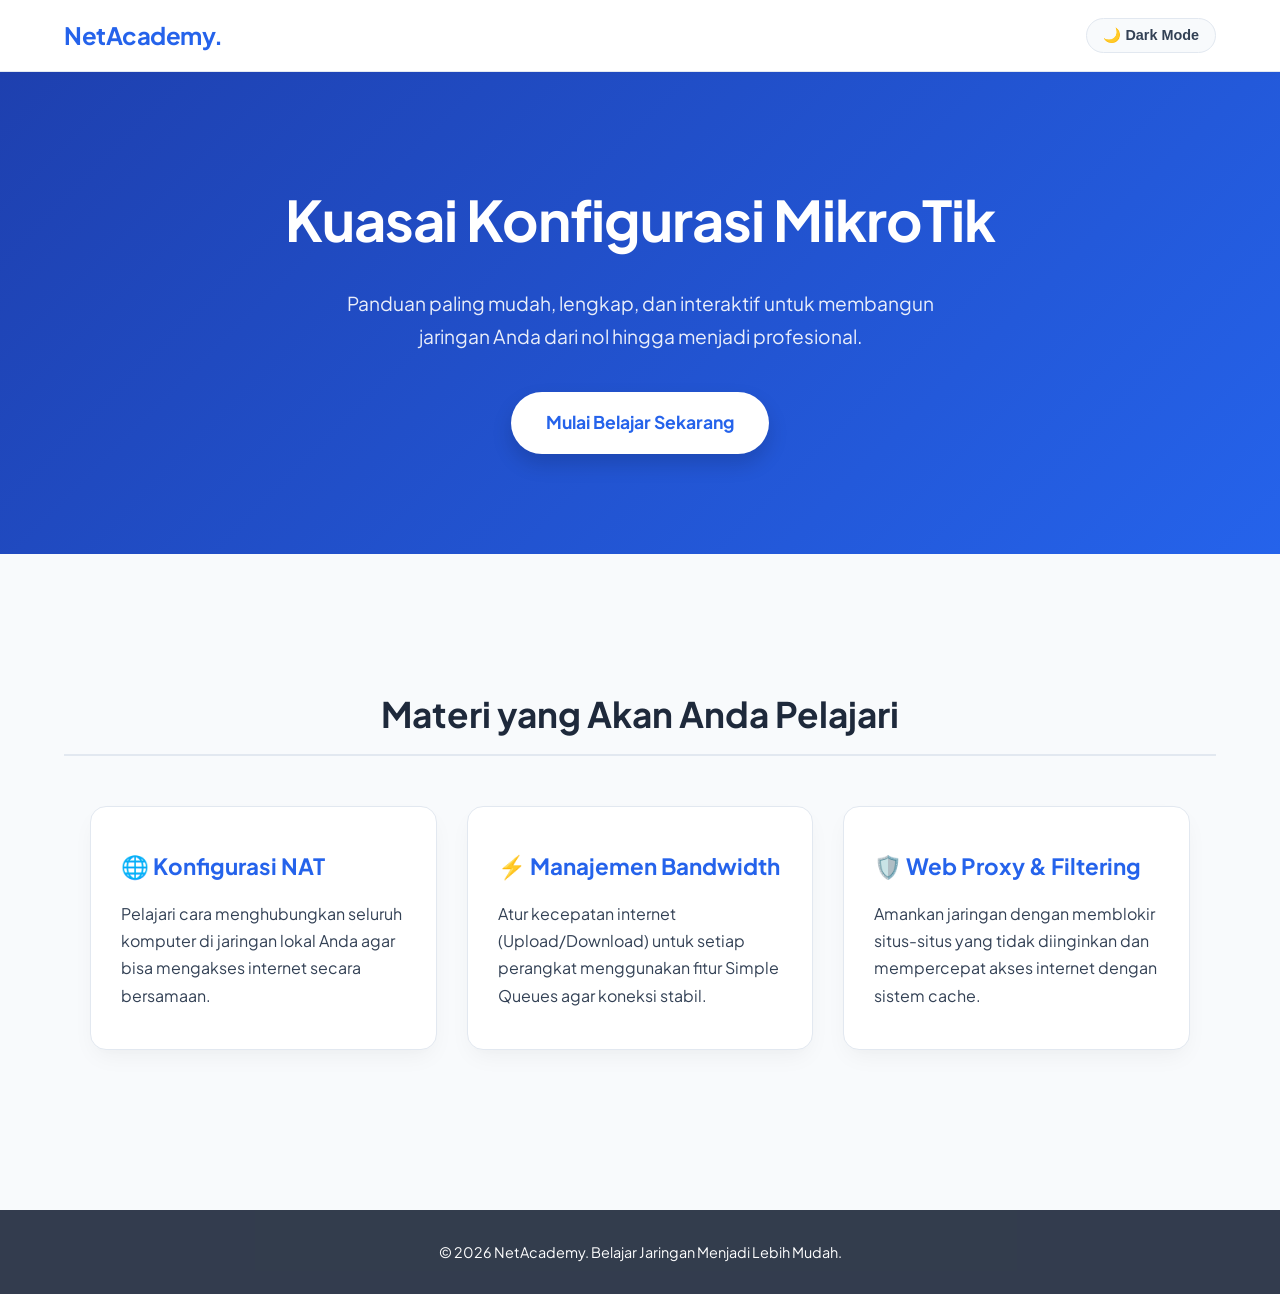
<file: index.html>
<!DOCTYPE html>
<html lang="id">
<head>
    <meta charset="UTF-8">
    <meta name="viewport" content="width=device-width, initial-scale=1.0">
    <title>MikroTik Mastery - Belajar Jaringan</title>
    <!-- Memanggil file CSS -->
    <link rel="stylesheet" href="style.css">
</head>
<body>

    <!-- Navbar -->
    <nav>
        <a href="index.html" class="logo">NetAcademy.</a>
        <button id="theme-toggle" class="btn-theme">🌙 Dark Mode</button>
    </nav>

    <!-- Bagian Utama (Hero) -->
    <section class="hero">
        <h1>Kuasai Konfigurasi MikroTik</h1>
        <p>Panduan paling mudah, lengkap, dan interaktif untuk membangun jaringan Anda dari nol hingga menjadi profesional.</p>
        <a href="tutorial.html" class="btn-mulai">Mulai Belajar Sekarang</a>
    </section>

    <!-- Bagian Materi -->
    <section class="materi-section">
        <h2>Materi yang Akan Anda Pelajari</h2>
        <div class="grid-cards">
            <div class="card">
                <h3>🌐 Konfigurasi NAT</h3>
                <p>Pelajari cara menghubungkan seluruh komputer di jaringan lokal Anda agar bisa mengakses internet secara bersamaan.</p>
            </div>
            <div class="card">
                <h3>⚡ Manajemen Bandwidth</h3>
                <p>Atur kecepatan internet (Upload/Download) untuk setiap perangkat menggunakan fitur Simple Queues agar koneksi stabil.</p>
            </div>
            <div class="card">
                <h3>🛡️ Web Proxy & Filtering</h3>
                <p>Amankan jaringan dengan memblokir situs-situs yang tidak diinginkan dan mempercepat akses internet dengan sistem cache.</p>
            </div>
        </div>
    </section>

    <!-- Footer -->
    <footer>
        <p>&copy; 2026 NetAcademy. Belajar Jaringan Menjadi Lebih Mudah.</p>
    </footer>

    <!-- Memanggil file JavaScript -->
    <script src="script.js"></script>
</body>
</html>
</file>
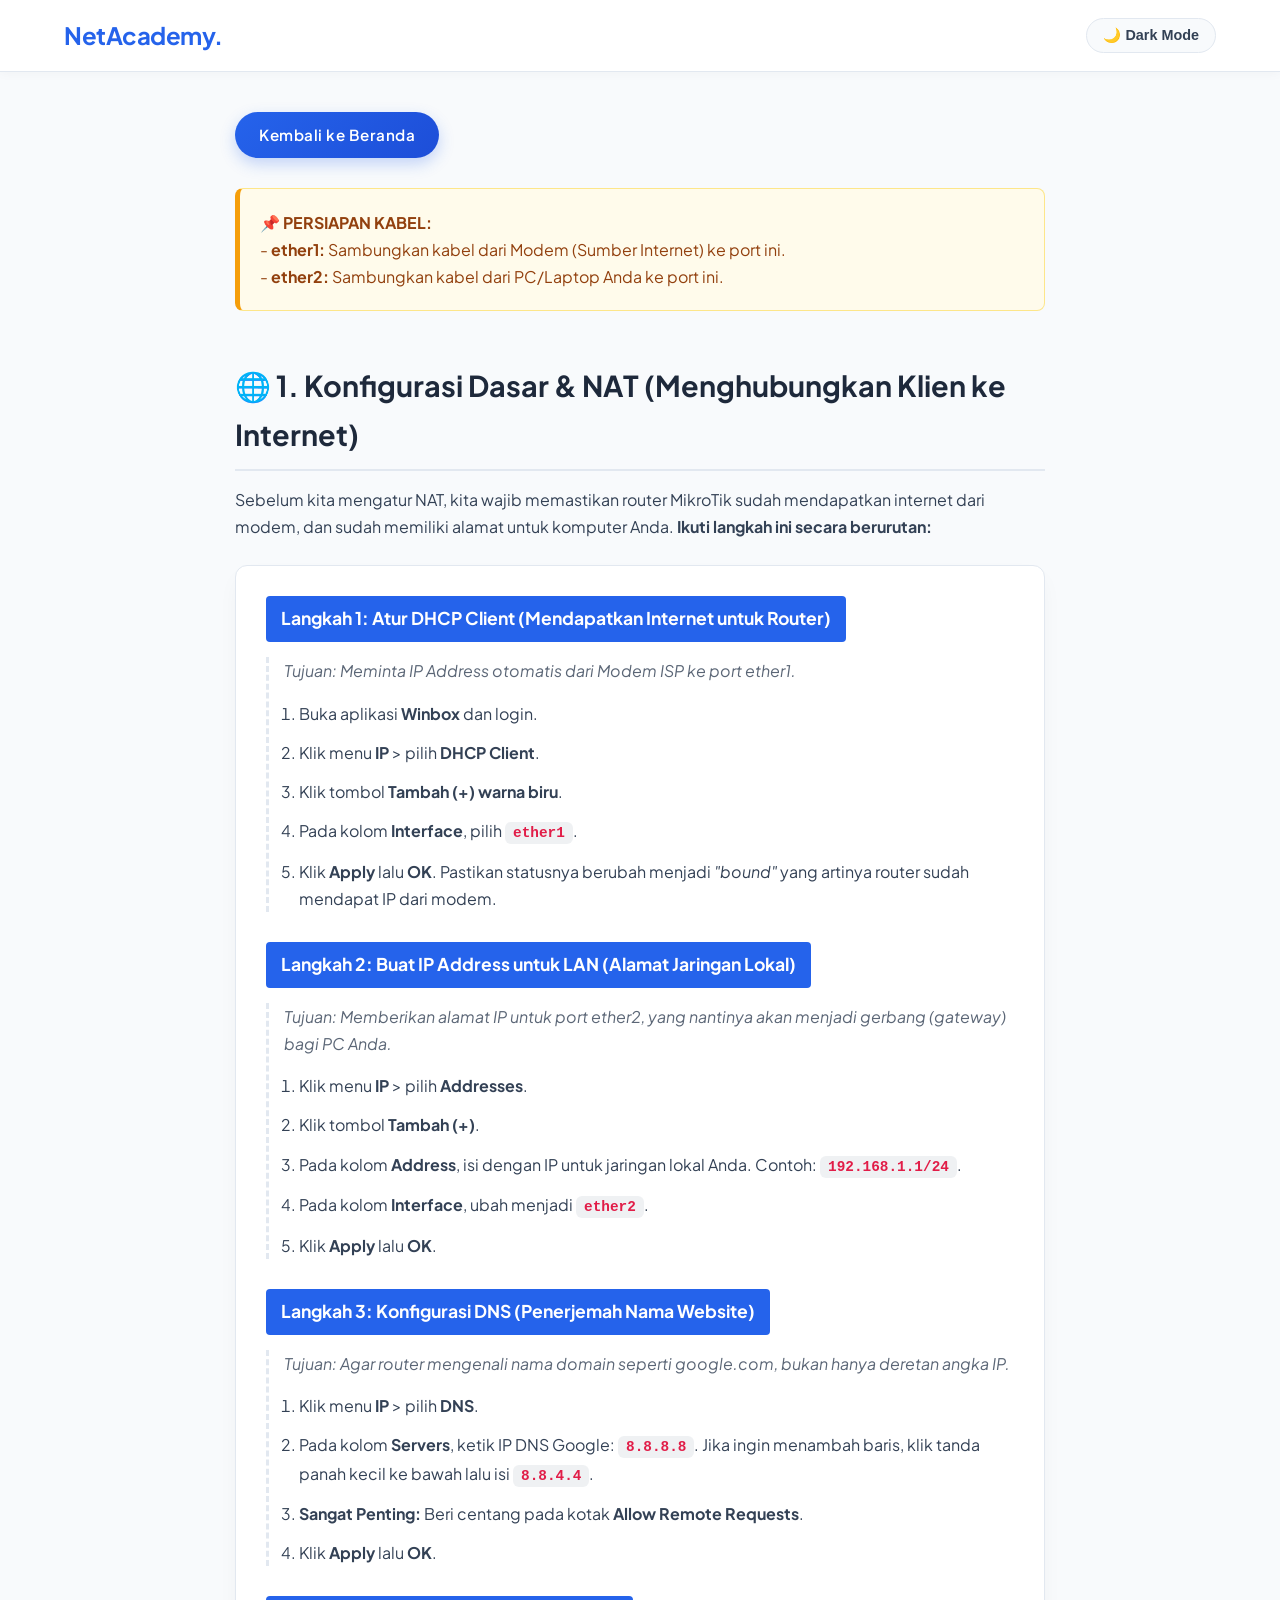
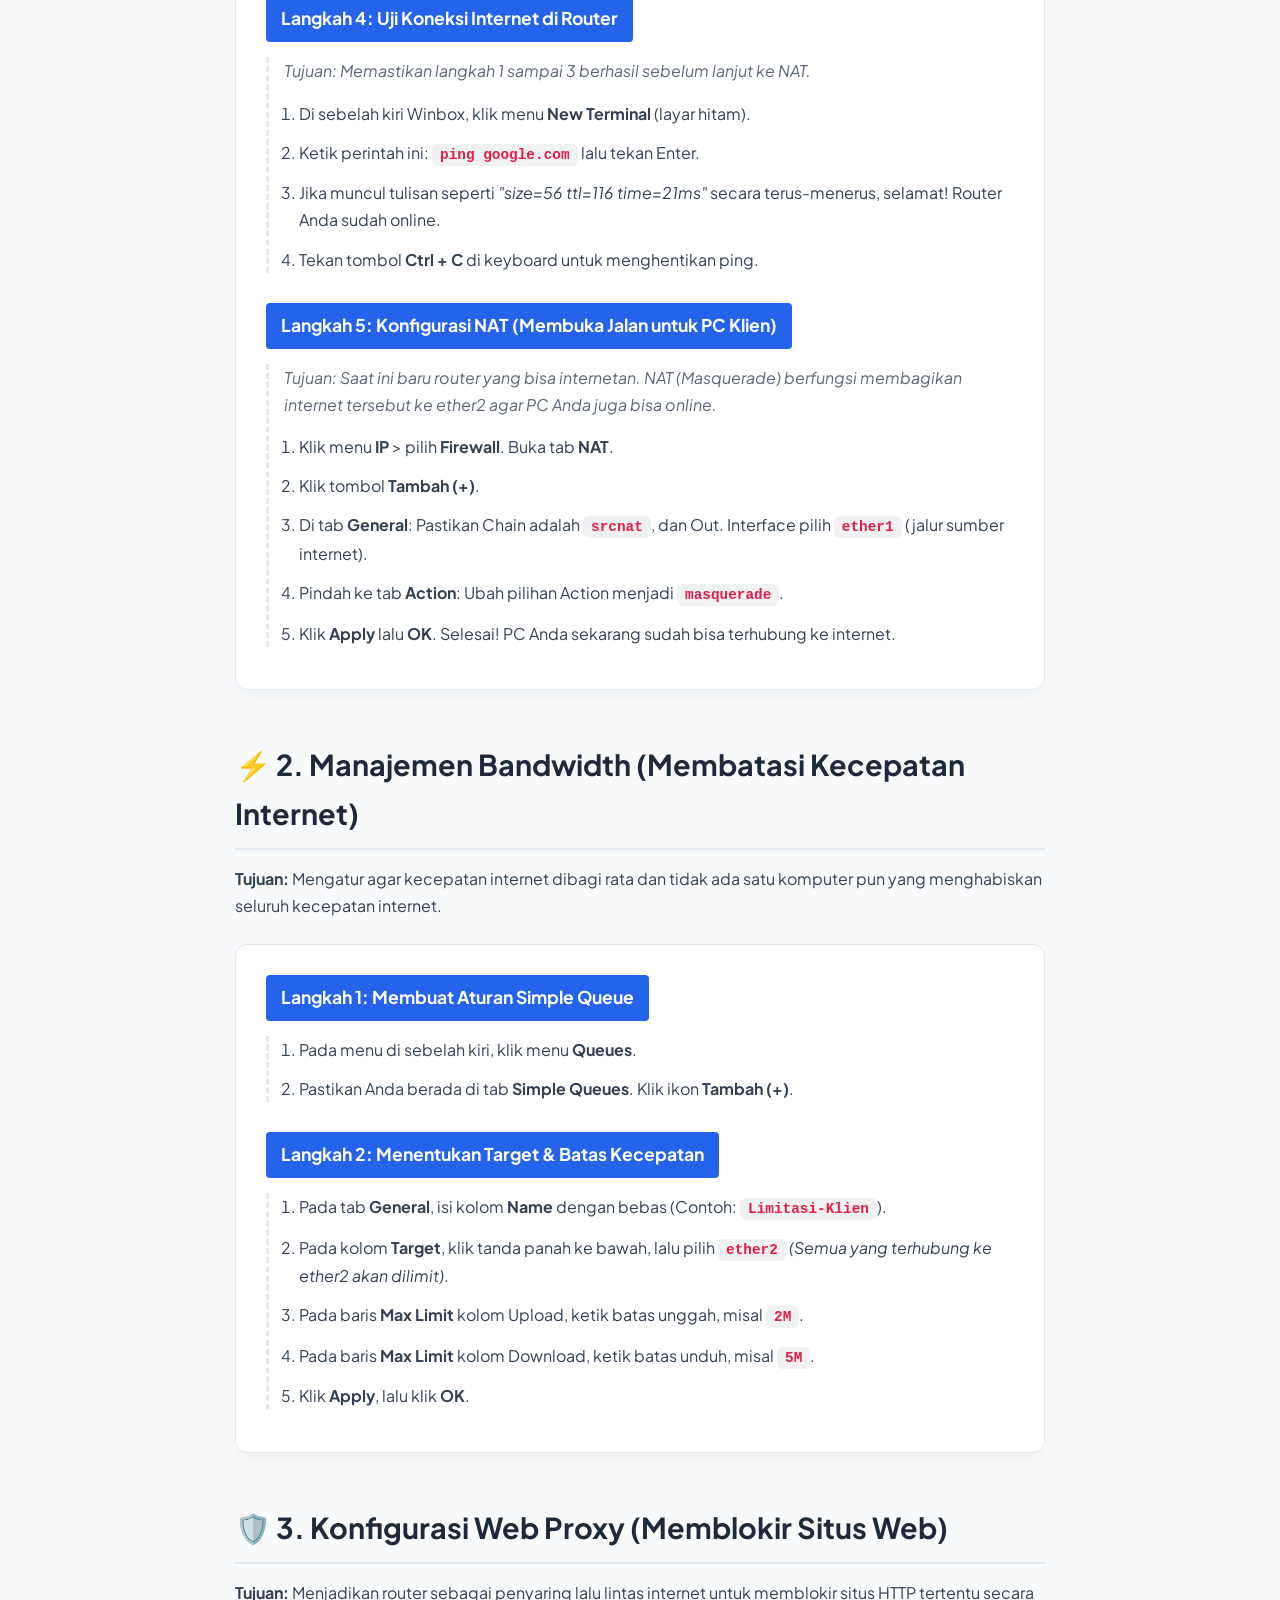
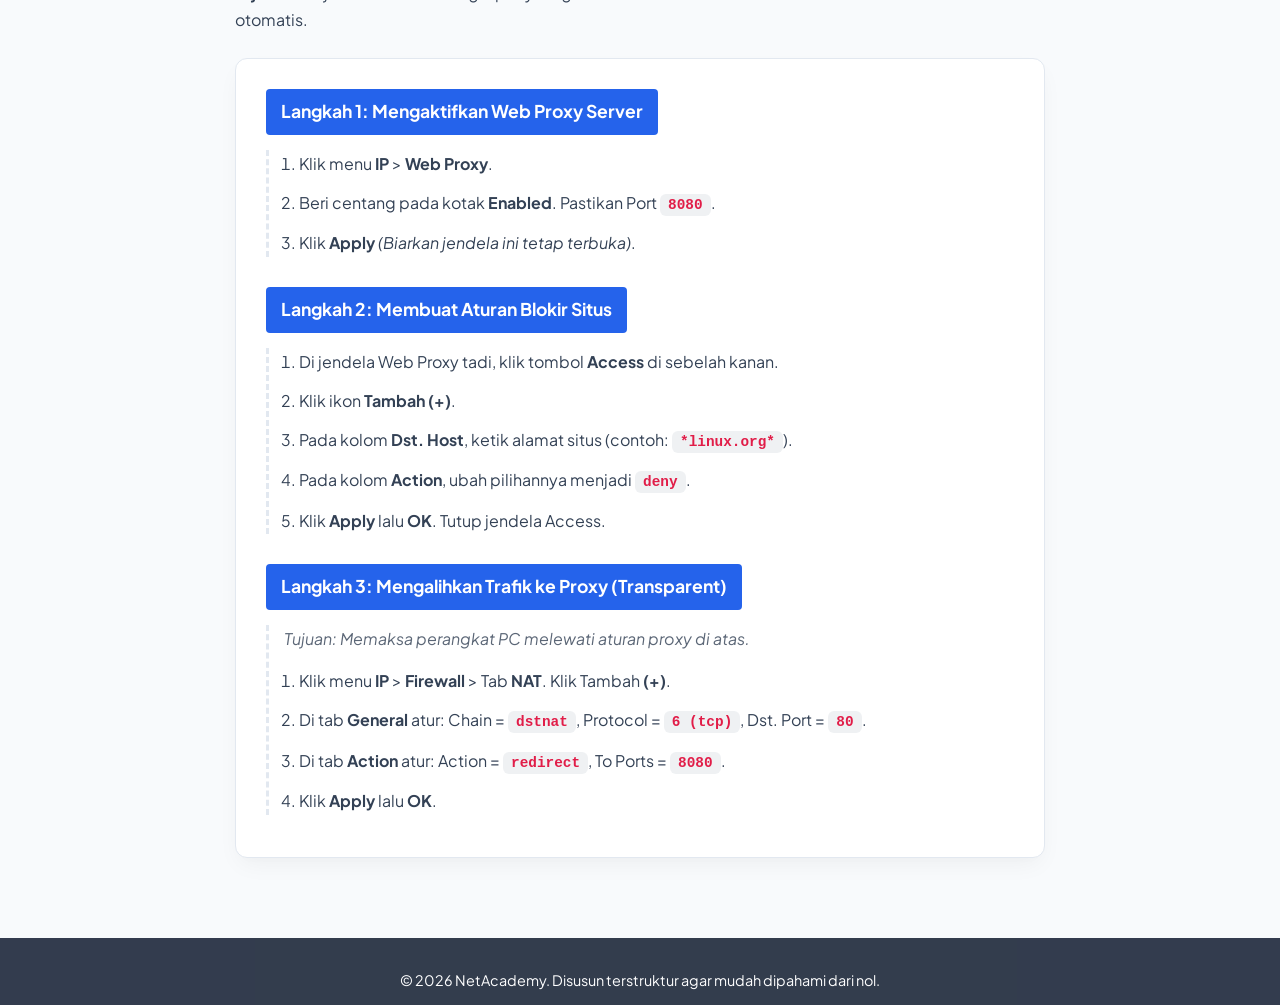
<file: tutorial.html>
<!DOCTYPE html>
<html lang="id">
<head>
    <meta charset="UTF-8">
    <meta name="viewport" content="width=device-width, initial-scale=1.0">
    <title>Tutorial Lengkap MikroTik - NetAcademy</title>
    <link rel="stylesheet" href="style.css">
    <style>
        .step-title {
            background-color: var(--primary);
            color: white;
            padding: 8px 15px;
            border-radius: 4px;
            display: inline-block;
            margin-bottom: 15px;
            font-size: 1.1rem;
        }
        .step-content {
            margin-bottom: 30px;
            padding-left: 15px;
            border-left: 3px dashed var(--border);
        }
        .highlight {
            color: #d9534f;
            font-weight: bold;
        }
    </style>
</head>
<body>

    <nav>
        <a href="index.html" class="logo">NetAcademy.</a>
        <button id="theme-toggle" class="btn-theme">🌙 Dark Mode</button>
    </nav>

    <div class="container">
        <a href="index.html" class="back-link">Kembali ke Beranda</a>
        
        <div class="note">
            <strong>📌 PERSIAPAN KABEL:</strong><br>
            - <strong>ether1:</strong> Sambungkan kabel dari Modem (Sumber Internet) ke port ini.<br>
            - <strong>ether2:</strong> Sambungkan kabel dari PC/Laptop Anda ke port ini.
        </div>

        <!-- MATERI 1: BASIC & NAT -->
        <section>
            <h2>🌐 1. Konfigurasi Dasar & NAT (Menghubungkan Klien ke Internet)</h2>
            <p>Sebelum kita mengatur NAT, kita wajib memastikan router MikroTik sudah mendapatkan internet dari modem, dan sudah memiliki alamat untuk komputer Anda. <strong>Ikuti langkah ini secara berurutan:</strong></p>
            
            <div class="step-box">
                <div class="step-title">Langkah 1: Atur DHCP Client (Mendapatkan Internet untuk Router)</div>
                <div class="step-content">
                    <p><em>Tujuan: Meminta IP Address otomatis dari Modem ISP ke port ether1.</em></p>
                    <ol>
                        <li>Buka aplikasi <strong>Winbox</strong> dan login.</li>
                        <li>Klik menu <strong>IP</strong> > pilih <strong>DHCP Client</strong>.</li>
                        <li>Klik tombol <strong>Tambah (+) warna biru</strong>.</li>
                        <li>Pada kolom <strong>Interface</strong>, pilih <code>ether1</code>.</li>
                        <li>Klik <strong>Apply</strong> lalu <strong>OK</strong>. Pastikan statusnya berubah menjadi <em>"bound"</em> yang artinya router sudah mendapat IP dari modem.</li>
                    </ol>
                </div>

                <div class="step-title">Langkah 2: Buat IP Address untuk LAN (Alamat Jaringan Lokal)</div>
                <div class="step-content">
                    <p><em>Tujuan: Memberikan alamat IP untuk port ether2, yang nantinya akan menjadi gerbang (gateway) bagi PC Anda.</em></p>
                    <ol>
                        <li>Klik menu <strong>IP</strong> > pilih <strong>Addresses</strong>.</li>
                        <li>Klik tombol <strong>Tambah (+)</strong>.</li>
                        <li>Pada kolom <strong>Address</strong>, isi dengan IP untuk jaringan lokal Anda. Contoh: <code>192.168.1.1/24</code>.</li>
                        <li>Pada kolom <strong>Interface</strong>, ubah menjadi <code>ether2</code>.</li>
                        <li>Klik <strong>Apply</strong> lalu <strong>OK</strong>.</li>
                    </ol>
                </div>

                <div class="step-title">Langkah 3: Konfigurasi DNS (Penerjemah Nama Website)</div>
                <div class="step-content">
                    <p><em>Tujuan: Agar router mengenali nama domain seperti google.com, bukan hanya deretan angka IP.</em></p>
                    <ol>
                        <li>Klik menu <strong>IP</strong> > pilih <strong>DNS</strong>.</li>
                        <li>Pada kolom <strong>Servers</strong>, ketik IP DNS Google: <code>8.8.8.8</code>. Jika ingin menambah baris, klik tanda panah kecil ke bawah lalu isi <code>8.8.4.4</code>.</li>
                        <li><strong>Sangat Penting:</strong> Beri centang pada kotak <strong>Allow Remote Requests</strong>.</li>
                        <li>Klik <strong>Apply</strong> lalu <strong>OK</strong>.</li>
                    </ol>
                </div>

                <div class="step-title">Langkah 4: Uji Koneksi Internet di Router</div>
                <div class="step-content">
                    <p><em>Tujuan: Memastikan langkah 1 sampai 3 berhasil sebelum lanjut ke NAT.</em></p>
                    <ol>
                        <li>Di sebelah kiri Winbox, klik menu <strong>New Terminal</strong> (layar hitam).</li>
                        <li>Ketik perintah ini: <code>ping google.com</code> lalu tekan Enter.</li>
                        <li>Jika muncul tulisan seperti <em>"size=56 ttl=116 time=21ms"</em> secara terus-menerus, selamat! Router Anda sudah online.</li>
                        <li>Tekan tombol <strong>Ctrl + C</strong> di keyboard untuk menghentikan ping.</li>
                    </ol>
                </div>

                <div class="step-title">Langkah 5: Konfigurasi NAT (Membuka Jalan untuk PC Klien)</div>
                <div class="step-content">
                    <p><em>Tujuan: Saat ini baru router yang bisa internetan. NAT (Masquerade) berfungsi membagikan internet tersebut ke ether2 agar PC Anda juga bisa online.</em></p>
                    <ol>
                        <li>Klik menu <strong>IP</strong> > pilih <strong>Firewall</strong>. Buka tab <strong>NAT</strong>.</li>
                        <li>Klik tombol <strong>Tambah (+)</strong>.</li>
                        <li>Di tab <strong>General</strong>: Pastikan Chain adalah <code>srcnat</code>, dan Out. Interface pilih <code>ether1</code> (jalur sumber internet).</li>
                        <li>Pindah ke tab <strong>Action</strong>: Ubah pilihan Action menjadi <code>masquerade</code>.</li>
                        <li>Klik <strong>Apply</strong> lalu <strong>OK</strong>. Selesai! PC Anda sekarang sudah bisa terhubung ke internet.</li>
                    </ol>
                </div>
            </div>
        </section>

        <!-- MATERI 2: BANDWIDTH -->
        <section>
            <h2>⚡ 2. Manajemen Bandwidth (Membatasi Kecepatan Internet)</h2>
            <p><strong>Tujuan:</strong> Mengatur agar kecepatan internet dibagi rata dan tidak ada satu komputer pun yang menghabiskan seluruh kecepatan internet.</p>
            
            <div class="step-box">
                <div class="step-title">Langkah 1: Membuat Aturan Simple Queue</div>
                <div class="step-content">
                    <ol>
                        <li>Pada menu di sebelah kiri, klik menu <strong>Queues</strong>.</li>
                        <li>Pastikan Anda berada di tab <strong>Simple Queues</strong>. Klik ikon <strong>Tambah (+)</strong>.</li>
                    </ol>
                </div>

                <div class="step-title">Langkah 2: Menentukan Target & Batas Kecepatan</div>
                <div class="step-content">
                    <ol>
                        <li>Pada tab <strong>General</strong>, isi kolom <strong>Name</strong> dengan bebas (Contoh: <code>Limitasi-Klien</code>).</li>
                        <li>Pada kolom <strong>Target</strong>, klik tanda panah ke bawah, lalu pilih <code>ether2</code> <em>(Semua yang terhubung ke ether2 akan dilimit)</em>.</li>
                        <li>Pada baris <strong>Max Limit</strong> kolom Upload, ketik batas unggah, misal <code>2M</code>.</li>
                        <li>Pada baris <strong>Max Limit</strong> kolom Download, ketik batas unduh, misal <code>5M</code>.</li>
                        <li>Klik <strong>Apply</strong>, lalu klik <strong>OK</strong>.</li>
                    </ol>
                </div>
            </div>
        </section>
        
        <!-- MATERI 3: PROXY -->
        <section>
            <h2>🛡️ 3. Konfigurasi Web Proxy (Memblokir Situs Web)</h2>
            <p><strong>Tujuan:</strong> Menjadikan router sebagai penyaring lalu lintas internet untuk memblokir situs HTTP tertentu secara otomatis.</p>
            
            <div class="step-box">
                <div class="step-title">Langkah 1: Mengaktifkan Web Proxy Server</div>
                <div class="step-content">
                    <ol>
                        <li>Klik menu <strong>IP</strong> > <strong>Web Proxy</strong>.</li>
                        <li>Beri centang pada kotak <strong>Enabled</strong>. Pastikan Port <code>8080</code>.</li>
                        <li>Klik <strong>Apply</strong> <em>(Biarkan jendela ini tetap terbuka)</em>.</li>
                    </ol>
                </div>

                <div class="step-title">Langkah 2: Membuat Aturan Blokir Situs</div>
                <div class="step-content">
                    <ol>
                        <li>Di jendela Web Proxy tadi, klik tombol <strong>Access</strong> di sebelah kanan.</li>
                        <li>Klik ikon <strong>Tambah (+)</strong>.</li>
                        <li>Pada kolom <strong>Dst. Host</strong>, ketik alamat situs (contoh: <code>*linux.org*</code>).</li>
                        <li>Pada kolom <strong>Action</strong>, ubah pilihannya menjadi <code>deny</code>.</li>
                        <li>Klik <strong>Apply</strong> lalu <strong>OK</strong>. Tutup jendela Access.</li>
                    </ol>
                </div>

                <div class="step-title">Langkah 3: Mengalihkan Trafik ke Proxy (Transparent)</div>
                <div class="step-content">
                    <p><em>Tujuan: Memaksa perangkat PC melewati aturan proxy di atas.</em></p>
                    <ol>
                        <li>Klik menu <strong>IP</strong> > <strong>Firewall</strong> > Tab <strong>NAT</strong>. Klik Tambah <strong>(+)</strong>.</li>
                        <li>Di tab <strong>General</strong> atur: Chain = <code>dstnat</code>, Protocol = <code>6 (tcp)</code>, Dst. Port = <code>80</code>.</li>
                        <li>Di tab <strong>Action</strong> atur: Action = <code>redirect</code>, To Ports = <code>8080</code>.</li>
                        <li>Klik <strong>Apply</strong> lalu <strong>OK</strong>.</li>
                    </ol>
                </div>
            </div>
        </section>
    </div>

    <footer>
        <p>&copy; 2026 NetAcademy. Disusun terstruktur agar mudah dipahami dari nol.</p>
    </footer>

    <script src="script.js"></script>
</body>
</html>
</file>
<file: style.css>
/* --- style.css TERBARU (PREMIUM UI + MOBILE OPTIMIZED) --- */

/* Mengambil Font Modern dari Google */
@import url('https://fonts.googleapis.com/css2?family=Plus+Jakarta+Sans:wght@400;500;600;700&display=swap');

/* --- PENGATURAN WARNA (TEMA TERANG) --- */
:root {
    --primary: #2563EB;        /* Biru Modern */
    --primary-hover: #1D4ED8;  /* Biru Gelap untuk Hover */
    --secondary: #EFF6FF;      /* Biru Sangat Muda */
    --dark: #1E293B;           /* Abu-abu Gelap kehitaman */
    --text: #334155;           /* Abu-abu Teks */
    --bg-body: #F8FAFC;        /* Latar Belakang Web */
    --bg-card: #FFFFFF;        /* Latar Belakang Kotak */
    --border: #E2E8F0;         /* Garis Tepi */
    --shadow: 0 10px 25px -5px rgba(0, 0, 0, 0.05), 0 8px 10px -6px rgba(0, 0, 0, 0.01);
}

/* --- PENGATURAN WARNA (TEMA GELAP / DARK MODE) --- */
body.dark-mode {
    --primary: #3B82F6;
    --primary-hover: #60A5FA;
    --secondary: #1E293B;
    --dark: #F8FAFC;
    --text: #CBD5E1;
    --bg-body: #0F172A;
    --bg-card: #1E293B;
    --border: #334155;
    --shadow: 0 10px 25px -5px rgba(0, 0, 0, 0.3);
}

/* --- RESET & DASAR --- */
* {
    margin: 0;
    padding: 0;
    box-sizing: border-box;
    /* Mencegah highlight kotak biru saat layar HP disentuh */
    -webkit-tap-highlight-color: transparent; 
}

body {
    font-family: 'Plus Jakarta Sans', sans-serif;
    background-color: var(--bg-body);
    color: var(--text);
    transition: background-color 0.3s ease, color 0.3s ease;
    line-height: 1.7;
}

/* --- NAVBAR (MENU ATAS) --- */
nav {
    background-color: var(--bg-card);
    padding: 15px 5%;
    display: flex;
    justify-content: space-between;
    align-items: center;
    box-shadow: 0 2px 10px rgba(0,0,0,0.03);
    position: sticky;
    top: 0;
    z-index: 100;
    border-bottom: 1px solid var(--border);
}

.logo {
    font-size: 1.5rem;
    font-weight: 700;
    color: var(--primary);
    text-decoration: none;
    letter-spacing: -0.5px;
}

.btn-theme {
    padding: 8px 16px;
    cursor: pointer;
    border: 1px solid var(--border);
    border-radius: 50px;
    background: var(--bg-body);
    color: var(--text);
    font-weight: 600;
    font-size: 0.9rem;
    transition: all 0.3s ease;
}

.btn-theme:hover {
    background: var(--border);
}

/* --- HERO SECTION (HALAMAN DEPAN) --- */
.hero {
    background: linear-gradient(135deg, #1E40AF, var(--primary));
    color: white;
    text-align: center;
    padding: 100px 20px;
}

.hero h1 {
    font-size: 3.5rem;
    font-weight: 700;
    margin-bottom: 20px;
    letter-spacing: -1px;
}

.hero p {
    max-width: 650px;
    margin: 0 auto 40px auto;
    font-size: 1.2rem;
    opacity: 0.9;
}

.btn-mulai {
    display: inline-block;
    background: white;
    color: var(--primary);
    padding: 16px 35px;
    text-decoration: none;
    border-radius: 50px;
    font-weight: 700;
    font-size: 1.1rem;
    transition: transform 0.3s, box-shadow 0.3s;
    box-shadow: 0 10px 20px rgba(0,0,0,0.15);
}

.btn-mulai:hover {
    transform: translateY(-5px);
    box-shadow: 0 15px 25px rgba(0,0,0,0.2);
    color: var(--primary-hover);
}

/* --- GRID CARDS (HALAMAN DEPAN) --- */
.materi-section {
    padding: 80px 5%;
    text-align: center;
}

.materi-section h2 {
    color: var(--dark);
    font-size: 2.2rem;
    margin-bottom: 50px;
}

.grid-cards {
    display: grid;
    grid-template-columns: repeat(auto-fit, minmax(300px, 1fr));
    gap: 30px;
    max-width: 1100px;
    margin: 0 auto;
}

.card {
    background: var(--bg-card);
    padding: 40px 30px;
    border-radius: 16px;
    box-shadow: var(--shadow);
    border: 1px solid var(--border);
    transition: transform 0.3s ease, border-color 0.3s ease;
    text-align: left;
}

.card:hover {
    transform: translateY(-10px);
    border-color: var(--primary);
}

.card h3 {
    color: var(--primary);
    font-size: 1.4rem;
    margin-bottom: 15px;
}

/* --- KONTEN TUTORIAL (HALAMAN MATERI) --- */
.container {
    max-width: 850px;
    margin: 40px auto;
    background: transparent;
    padding: 0 20px;
}

/* --- TOMBOL KEMBALI PREMIUM --- */
.back-link {
    display: inline-flex;
    align-items: center;
    justify-content: center;
    background: linear-gradient(135deg, var(--primary), var(--primary-hover));
    color: white;
    text-decoration: none;
    font-weight: 600;
    margin-bottom: 30px;
    padding: 10px 24px;
    border-radius: 50px;
    box-shadow: 0 6px 15px rgba(37, 99, 235, 0.25);
    transition: all 0.3s ease;
    font-size: 0.95rem;
    letter-spacing: 0.5px;
}

.back-link:hover {
    transform: translateY(-3px);
    box-shadow: 0 10px 25px rgba(37, 99, 235, 0.4);
}

body.dark-mode .back-link {
    color: white;
}

/* Kotak Catatan (Note) */
.note {
    background: #FFFBEB;
    border: 1px solid #FDE68A;
    border-left: 5px solid #F59E0B;
    padding: 20px;
    margin-bottom: 40px;
    border-radius: 8px;
    color: #92400E;
}

body.dark-mode .note {
    background: rgba(245, 158, 11, 0.1);
    border-color: rgba(245, 158, 11, 0.2);
    color: #FCD34D;
}

/* Judul Bagian Tutorial */
h2 {
    color: var(--dark);
    font-size: 1.8rem;
    margin-top: 50px;
    margin-bottom: 15px;
    padding-bottom: 10px;
    border-bottom: 2px solid var(--border);
}

/* Kotak Langkah-Langkah */
.step-box {
    background: var(--bg-card);
    padding: 30px;
    border-radius: 12px;
    box-shadow: var(--shadow);
    border: 1px solid var(--border);
    margin-top: 25px;
}

.step-title {
    background-color: var(--secondary);
    color: var(--primary);
    padding: 10px 20px;
    border-radius: 8px;
    display: inline-block;
    font-weight: 700;
    font-size: 1.05rem;
    margin-bottom: 20px;
}

body.dark-mode .step-title {
    background-color: rgba(59, 130, 246, 0.2);
}

.step-content {
    margin-bottom: 40px;
    padding-left: 20px;
    border-left: 2px solid var(--border);
}

.step-content:last-child {
    margin-bottom: 0;
}

.step-content p {
    margin-bottom: 15px;
    color: var(--text);
    font-style: italic;
    opacity: 0.8;
}

ol {
    padding-left: 15px;
}

li {
    margin-bottom: 12px;
}

/* Teks Kode / Tulisan Perintah */
code {
    background: rgba(100, 116, 139, 0.1);
    color: #E11D48;
    padding: 3px 8px;
    border-radius: 6px;
    font-family: Consolas, Monaco, monospace;
    font-size: 0.9em;
    font-weight: 600;
}

body.dark-mode code {
    color: #FDA4AF;
    background: rgba(255, 255, 255, 0.1);
}

/* --- FOOTER --- */
footer {
    background: var(--dark);
    color: white;
    text-align: center;
    padding: 30px 20px;
    margin-top: 80px;
    font-size: 0.9rem;
    opacity: 0.9;
}

/* --- RESPONSIVE UNTUK HP (PENTING) --- */
@media (max-width: 768px) {
    /* Navbar dan Hero disesuaikan */
    nav { padding: 12px 15px; }
    .hero h1 { font-size: 2.2rem; }
    .hero p { font-size: 1rem; }
    .hero { padding: 60px 15px; }
    
    /* Pinggiran kontainer dirapatkan ke layar */
    .container { margin: 20px auto; padding: 0 15px; }
    .materi-section { padding: 50px 15px; }
    
    /* TOMBOL KEMBALI MELEBAR PENUH DI HP (Mudah dipencet jempol) */
    .back-link {
        width: 100%;
        padding: 14px;
        font-size: 1rem;
        margin-bottom: 20px;
    }
    
    /* Kotak langkah disesuaikan paddingnya */
    .step-box { padding: 20px 15px; }
    .step-content { padding-left: 15px; }
    h2 { font-size: 1.4rem; }
}
</file>
